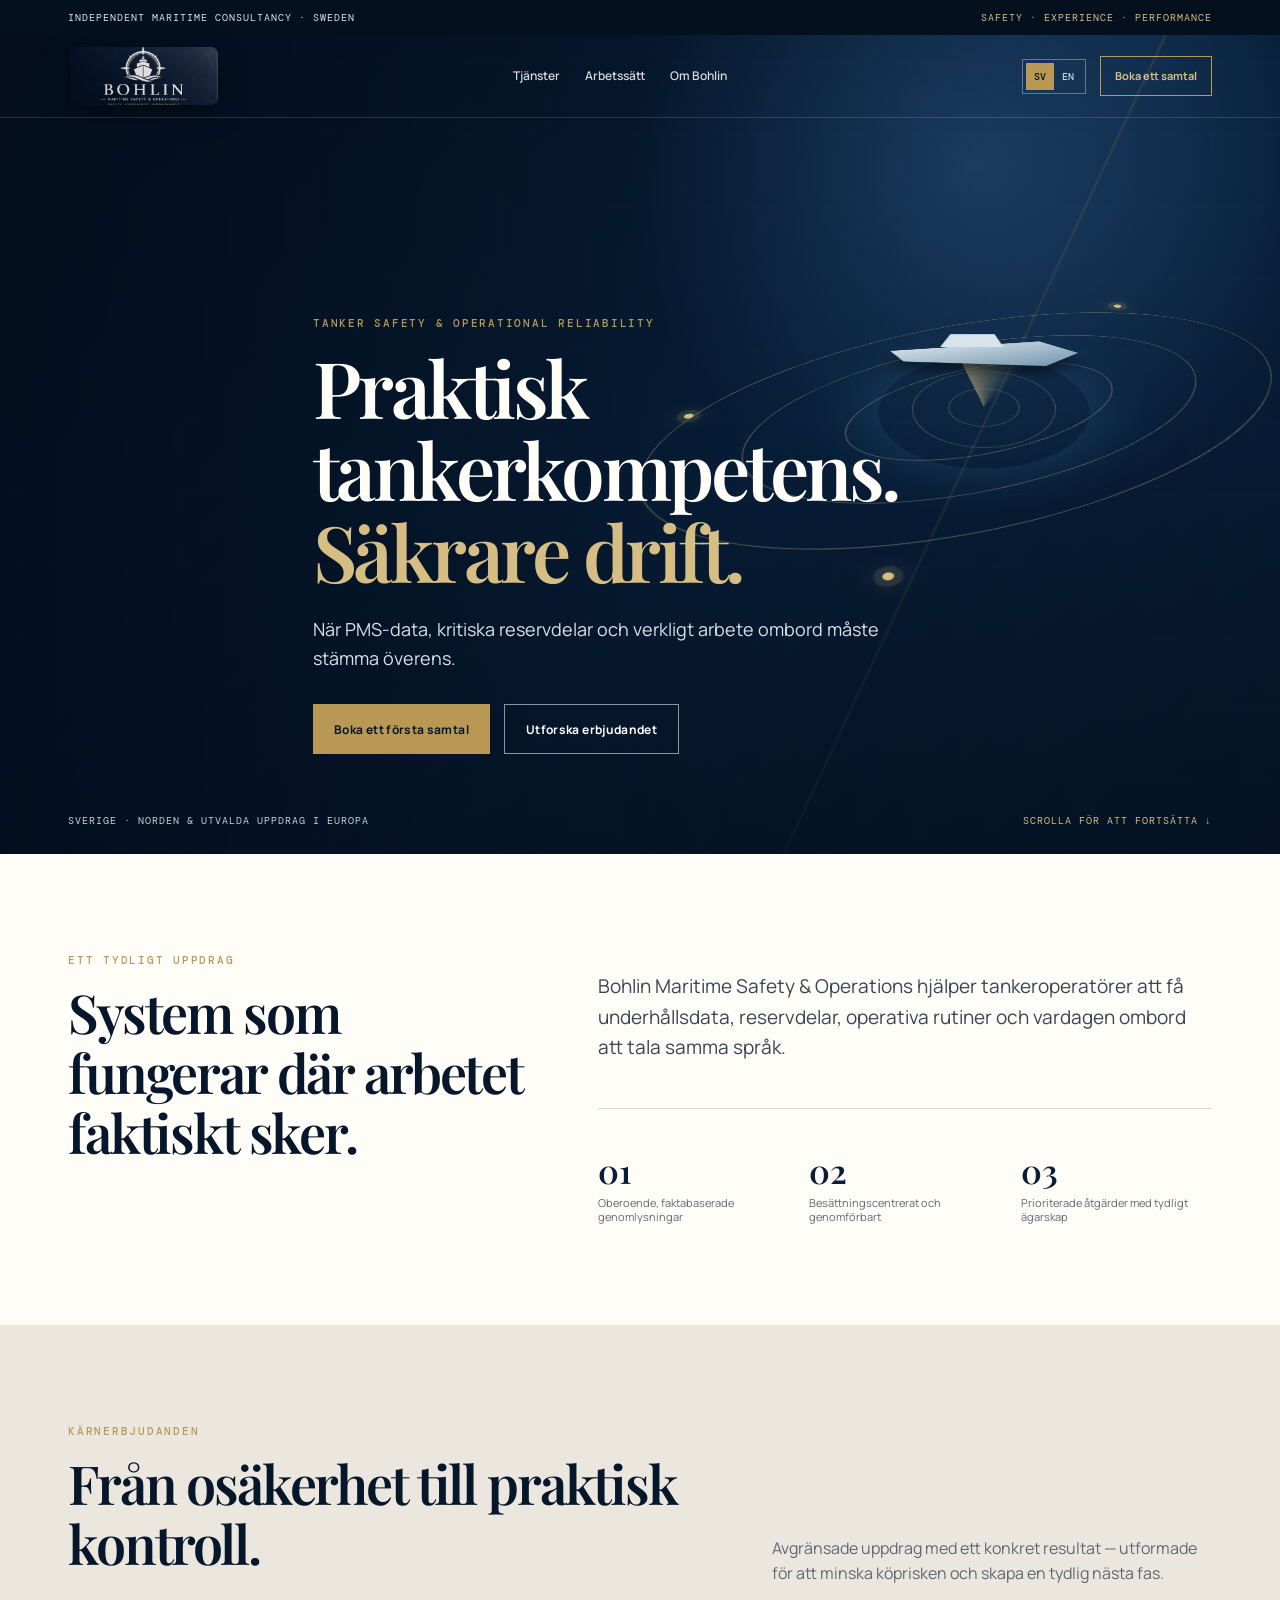
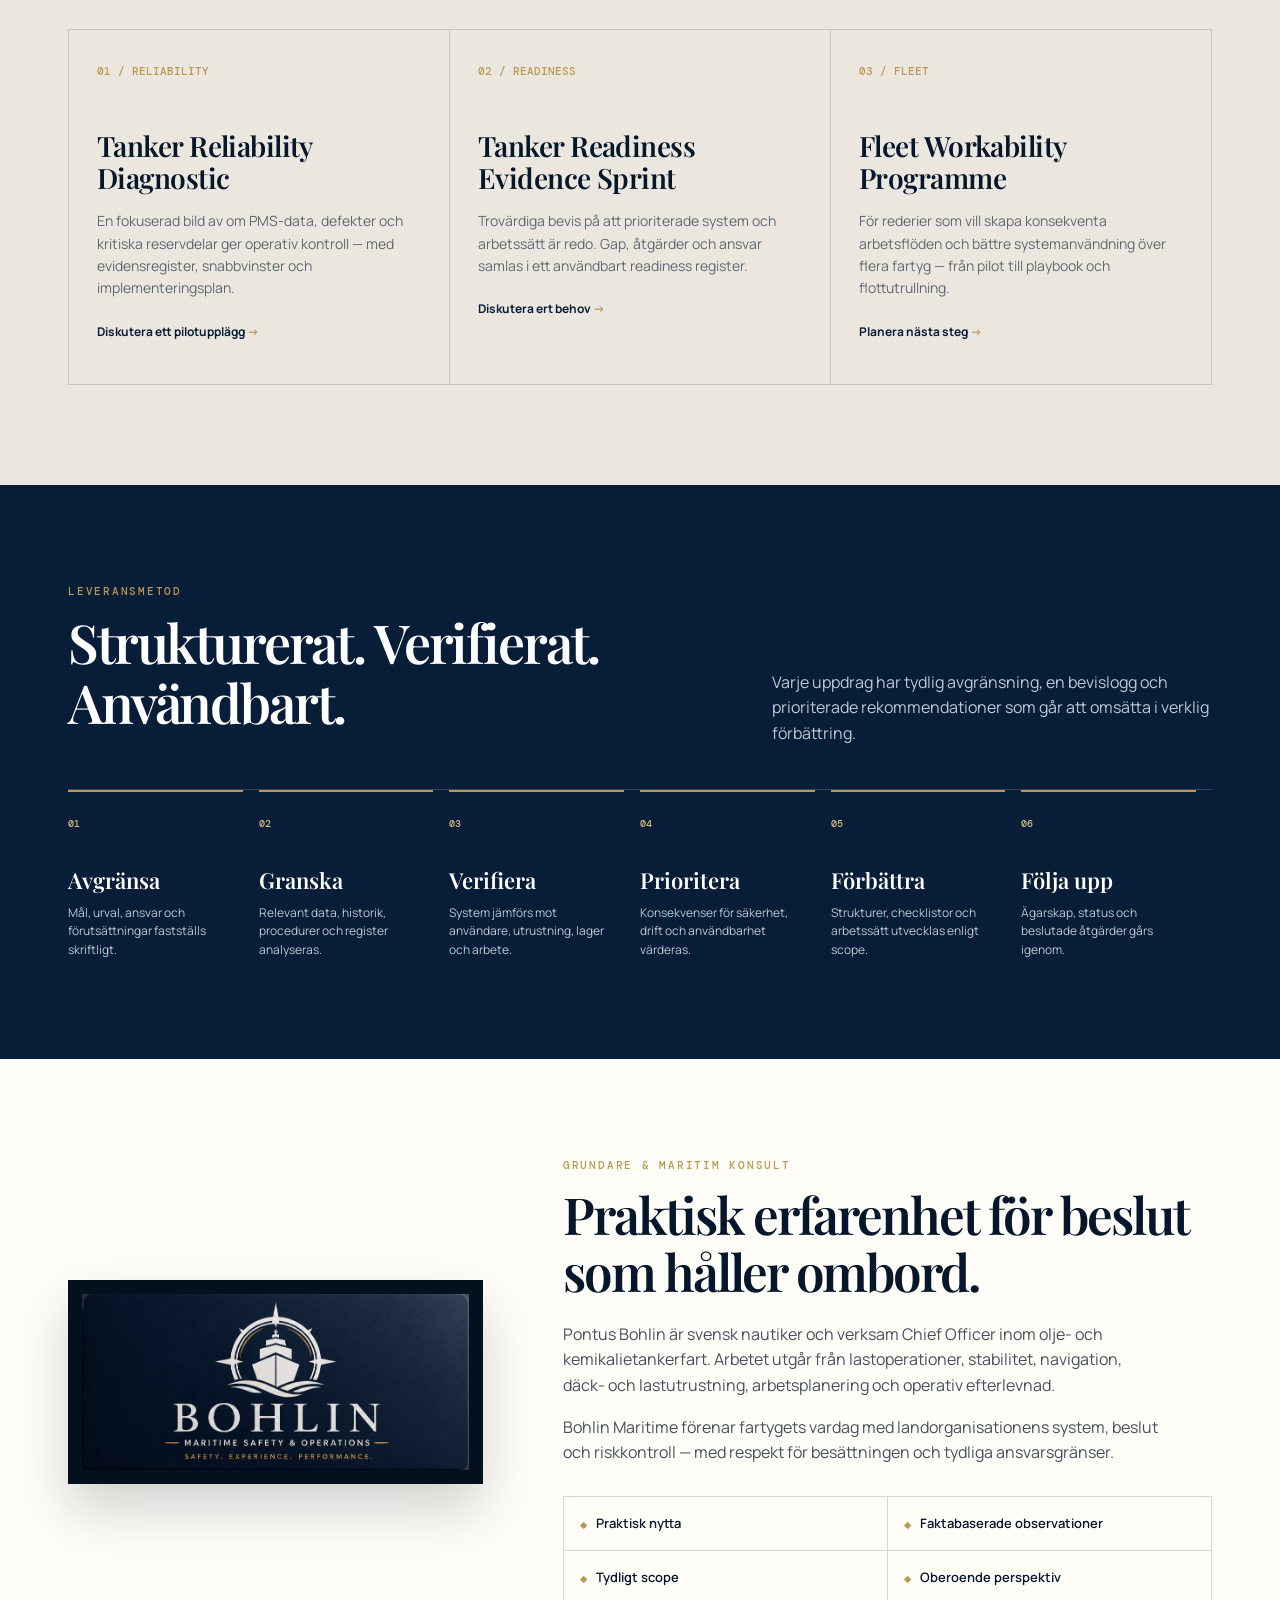
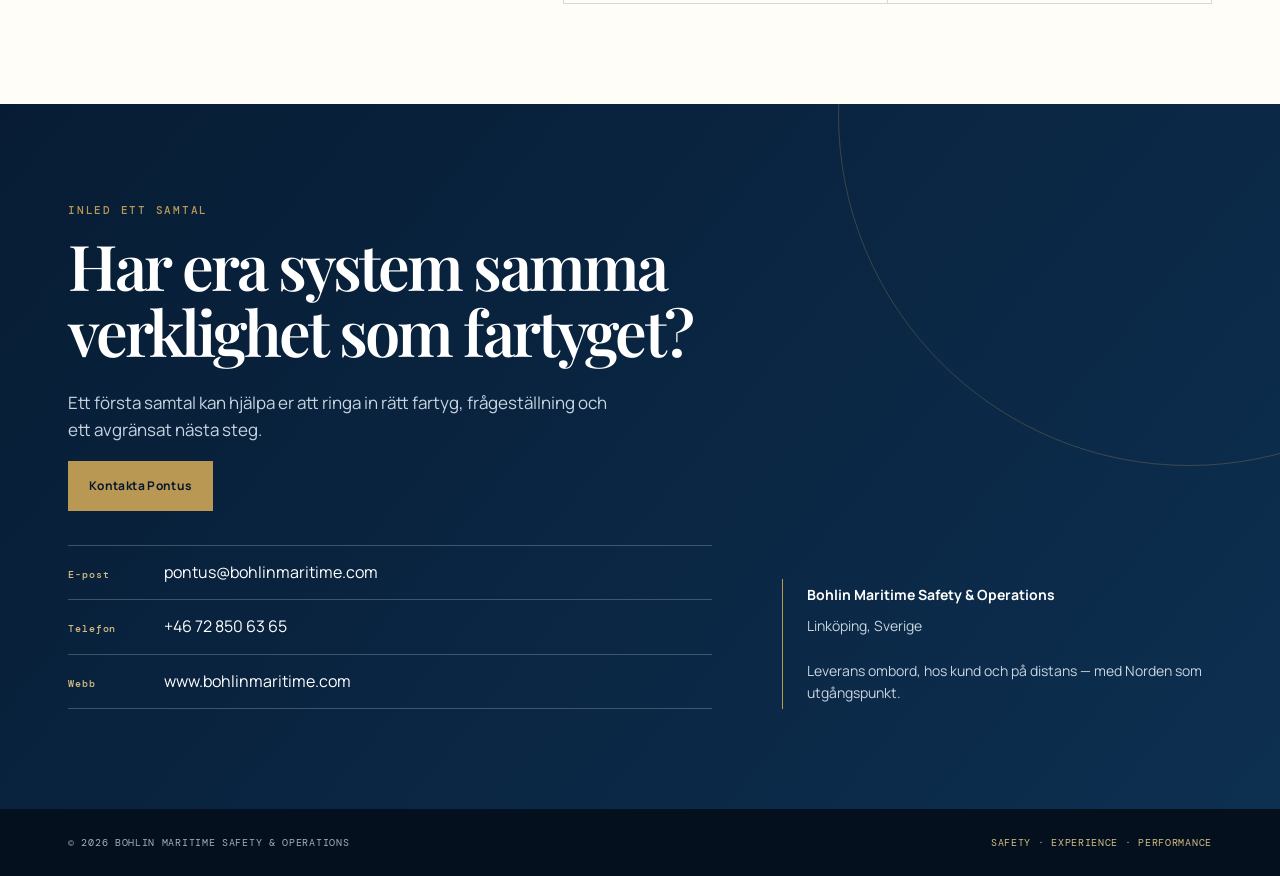
<file: index.html>
<!doctype html>
<html lang="sv">
<head>
  <meta charset="utf-8"><meta name="viewport" content="width=device-width, initial-scale=1">
  <meta name="description" content="Bohlin Maritime Safety & Operations — practical tanker safety and operational reliability.">
  <title>Bohlin Maritime — Safety & Operations</title>
  <link rel="preconnect" href="https://fonts.googleapis.com"><link rel="preconnect" href="https://fonts.gstatic.com" crossorigin>
  <link href="https://fonts.googleapis.com/css2?family=DM+Mono:wght@400;500&family=Manrope:wght@400;500;600;700&family=Playfair+Display:wght@500;600;700&display=swap" rel="stylesheet">
  <style>
    :root{--ink:#06162b;--navy:#081d37;--deep:#04101e;--paper:#f6f4ef;--warm:#ebe7df;--gold:#b99854;--gold-light:#d5bd83;--line:rgba(8,29,55,.16);--white:#fffdf8;--muted:#5f6873}*{box-sizing:border-box}html{scroll-behavior:smooth}body{margin:0;background:var(--paper);color:var(--ink);font-family:Manrope,Arial,sans-serif;line-height:1.6;overflow-x:hidden}a{color:inherit;text-decoration:none}.shell{max-width:1200px;margin:auto;padding:0 28px}.eyebrow{font:500 11px/1.2 'DM Mono',monospace;letter-spacing:.16em;text-transform:uppercase;color:var(--gold)}
    .topbar{background:var(--deep);color:#dce4ec;font:400 10px/1.2 'DM Mono',monospace;letter-spacing:.1em;text-transform:uppercase}.topbar .shell{height:35px;display:flex;align-items:center;justify-content:space-between}.topbar span:last-child{color:var(--gold-light)}header{position:absolute;z-index:10;left:0;right:0;color:var(--white);border-bottom:1px solid rgba(255,255,255,.14)}.nav{height:82px;display:flex;align-items:center;justify-content:space-between;gap:25px}.logo-mark{width:150px;height:62px;display:flex;align-items:center;position:relative;animation:logo-enter 1.05s cubic-bezier(.17,.84,.34,1) both}.logo-mark:after{content:'';position:absolute;inset:0;border-radius:8px;background:linear-gradient(110deg,transparent 35%,rgba(255,255,255,.48) 50%,transparent 65%);transform:translateX(-135%);animation:logo-sheen 5.5s 1.2s ease-in-out infinite;pointer-events:none}.logo-mark img{width:100%;max-height:58px;object-fit:cover;object-position:center;border-radius:7px;filter:drop-shadow(0 9px 13px rgba(0,0,0,.3));transition:transform .35s}.logo-mark:hover img{transform:translateY(-3px) scale(1.035)}@keyframes logo-enter{from{opacity:0;transform:translateX(-22px) rotateY(30deg)}to{opacity:1;transform:none}}@keyframes logo-sheen{0%,55%{transform:translateX(-140%)}73%{transform:translateX(140%)}100%{transform:translateX(140%)}}nav{display:flex;gap:25px;font-size:12px;font-weight:600}nav a{opacity:.83;transition:.2s;position:relative}nav a:after{content:'';height:1px;position:absolute;bottom:-7px;left:0;right:0;background:var(--gold-light);transform:scaleX(0);transform-origin:right;transition:transform .3s}nav a:hover{color:var(--gold-light);opacity:1}nav a:hover:after{transform:scaleX(1);transform-origin:left}.nav-right{display:flex;align-items:center;gap:14px}.language{display:flex;border:1px solid rgba(255,255,255,.34);padding:3px;font:500 10px 'DM Mono',monospace;transition:border-color .25s,transform .25s}.language:hover{border-color:var(--gold-light);transform:translateY(-2px)}.language button{border:0;background:transparent;color:#c8d4df;padding:7px 8px;cursor:pointer;font:inherit}.language button.active{background:var(--gold);color:var(--deep)}.nav-contact{border:1px solid var(--gold);padding:10px 14px;color:var(--gold-light);font-size:11px;font-weight:700;position:relative;overflow:hidden;transition:color .25s,transform .25s}.nav-contact:before{content:'';position:absolute;inset:0;background:var(--gold);transform:translateX(-105%);transition:transform .35s;z-index:-1}.nav-contact:hover{color:var(--deep);transform:translateY(-2px)}.nav-contact:hover:before{transform:none}
    .hero{min-height:700px;position:relative;overflow:hidden;color:var(--white);background:radial-gradient(circle at 76% 16%,#234c76 0,transparent 29%),linear-gradient(125deg,#030e1d 2%,#092646 56%,#06182d 100%)}.hero:after{content:"";position:absolute;inset:0;background:linear-gradient(90deg,rgba(3,14,29,.78),rgba(3,14,29,.1)),linear-gradient(0deg,rgba(3,14,29,.58),transparent 50%);pointer-events:none}.hero-lines{position:absolute;inset:0;background:repeating-linear-gradient(0deg,transparent 0,transparent 71px,rgba(255,255,255,.055) 72px),linear-gradient(115deg,transparent 70%,rgba(185,152,84,.3) 70.1%,transparent 70.3%);opacity:.65}.orbital{position:absolute;width:min(65vw,850px);height:560px;right:-120px;top:92px;z-index:1;perspective:900px;transition:transform .25s ease-out}.orbital-inner{position:absolute;inset:0;transform:rotateX(58deg) rotateZ(-25deg);transform-style:preserve-3d}.orbit{position:absolute;border:1px solid rgba(213,189,131,.42);border-radius:50%;left:50%;top:50%;transform:translate(-50%,-50%)}.orbit.one{width:660px;height:360px}.orbit.two{width:480px;height:260px}.orbit.three{width:285px;height:155px}.radar{position:absolute;width:210px;height:210px;left:50%;top:50%;margin:-105px;background:repeating-radial-gradient(circle,transparent 0 34px,rgba(213,189,131,.2) 35px 36px);border-radius:50%;box-shadow:0 0 70px rgba(75,159,222,.22);animation:radar 7s linear infinite}.radar:after{content:"";position:absolute;inset:0;background:conic-gradient(from 10deg,rgba(213,189,131,.5),transparent 12%,transparent);border-radius:50%;animation:sweep 4s linear infinite}.ship{position:absolute;left:50%;top:50%;width:180px;height:64px;margin:-32px 0 0 -90px;transform:translateZ(65px) rotateZ(25deg);filter:drop-shadow(0 15px 9px rgba(0,0,0,.45))}.ship:before{content:"";position:absolute;inset:15px 0 0;background:linear-gradient(165deg,#e7eef2,#6f93ad);clip-path:polygon(0 40%,80% 0,100% 48%,82% 100%,8% 82%)}.ship:after{content:"";position:absolute;left:39px;top:0;width:70px;height:27px;background:#d7e4ec;clip-path:polygon(12% 100%,25% 0,88% 0,100% 100%)}.node{position:absolute;width:9px;height:9px;background:var(--gold-light);border-radius:50%;box-shadow:0 0 0 7px rgba(213,189,131,.11),0 0 20px var(--gold)}.n1{left:17%;top:30%}.n2{right:20%;top:24%}.n3{right:14%;bottom:23%}.n4{left:29%;bottom:15%}@keyframes sweep{to{transform:rotate(360deg)}}@keyframes radar{50%{transform:scale(1.04);opacity:.8}}
    .hero-content{position:relative;z-index:2;padding-top:182px;max-width:710px}.hero h1{font:600 clamp(42px,6.2vw,78px)/1.05 'Playfair Display',serif;letter-spacing:-.045em;margin:17px 0 22px}.hero h1 em{display:block;color:var(--gold-light);font-style:normal}.hero p{max-width:570px;color:#d8e0e8;font-size:18px;margin:0 0 32px}.button-row{display:flex;gap:14px;flex-wrap:wrap}.button{display:inline-flex;align-items:center;justify-content:center;min-height:50px;padding:0 21px;font-size:12px;font-weight:700;letter-spacing:.03em;transition:transform .2s,background .2s}.button:hover{transform:translateY(-3px)}.button.gold{background:var(--gold);color:#06162b}.button.outline{border:1px solid rgba(255,255,255,.55);color:#fff}.hero-foot{position:absolute;z-index:2;bottom:27px;left:max(28px,calc((100vw - 1200px)/2 + 28px));right:max(28px,calc((100vw - 1200px)/2 + 28px));display:flex;justify-content:space-between;color:#c8d1d8;font:400 10px 'DM Mono',monospace;letter-spacing:.1em;text-transform:uppercase}.scroll-dot{color:var(--gold-light)}
    section{padding:100px 0}.statement{background:var(--white)}.statement-grid{display:grid;grid-template-columns:1fr 1.35fr;gap:75px}.statement h2,.section-title h2{font:600 clamp(34px,4.2vw,55px)/1.12 'Playfair Display',serif;letter-spacing:-.04em;margin:14px 0}.statement p{font-size:19px;color:#394552;margin:17px 0 0}.rule{height:1px;background:var(--line);margin:45px 0}.numbers{display:grid;grid-template-columns:repeat(3,1fr);gap:20px}.numbers b{display:block;font:600 33px/1 'Playfair Display',serif;color:var(--navy)}.numbers span{font-size:11px;line-height:1.35;color:var(--muted);display:block;margin-top:9px}
    .section-head{display:flex;justify-content:space-between;align-items:end;gap:30px;margin-bottom:42px}.section-head p{max-width:440px;color:var(--muted);margin:0}.services{background:var(--warm)}.service-grid{display:grid;grid-template-columns:repeat(3,1fr);border-top:1px solid var(--line);border-left:1px solid var(--line)}.service{padding:34px 28px;min-height:355px;border-right:1px solid var(--line);border-bottom:1px solid var(--line);transition:background .25s,transform .25s;transform-style:preserve-3d}.service:hover{background:#f7f5f0;transform:translateY(-6px) rotateX(2deg) rotateY(-2deg);box-shadow:0 20px 35px rgba(6,22,43,.1)}.num{font:500 11px 'DM Mono',monospace;color:var(--gold)}.service h3{font:600 28px/1.15 'Playfair Display',serif;letter-spacing:-.02em;margin:52px 0 16px}.service p{font-size:14px;color:var(--muted);margin:0}.service a{display:inline-block;font-size:12px;font-weight:700;margin-top:22px;color:var(--navy)}.service a:after{content:'  →';color:var(--gold)}
    .method{background:var(--navy);color:var(--white)}.method .section-title h2{color:white}.method .section-head p{color:#bdc9d4}.steps{display:grid;grid-template-columns:repeat(6,1fr);border-top:1px solid rgba(255,255,255,.18)}.step{padding:25px 15px 0 0;margin-right:16px;border-top:2px solid var(--gold);transform:translateY(-1px)}.step b{display:block;font:500 10px 'DM Mono',monospace;color:var(--gold-light);margin-bottom:38px}.step h3{font:600 22px/1.1 'Playfair Display',serif;margin:0 0 12px}.step p{font-size:12px;line-height:1.55;color:#bdc9d4;margin:0}
    .profile{background:var(--white)}.profile-grid{display:grid;grid-template-columns:.78fr 1.22fr;gap:80px;align-items:center}.brand-card{background:var(--deep);padding:14px;box-shadow:0 26px 50px rgba(4,16,30,.18);transition:transform .5s;transform:perspective(850px) rotateY(4deg) rotateX(2deg)}.brand-card:hover{transform:perspective(850px) rotateY(-4deg) rotateX(-2deg) translateY(-6px)}.brand-card img{display:block;width:100%;height:auto}.profile h2{font:600 clamp(35px,4vw,51px)/1.12 'Playfair Display',serif;letter-spacing:-.04em;margin:13px 0 22px}.profile p{max-width:600px;color:#46515d}.principles{display:grid;grid-template-columns:1fr 1fr;gap:0;margin-top:30px;border-top:1px solid var(--line);border-left:1px solid var(--line)}.principle{padding:16px;border-right:1px solid var(--line);border-bottom:1px solid var(--line);font-size:13px;font-weight:600}.principle:before{content:'◆';color:var(--gold);font-size:9px;margin-right:9px}
    .contact{position:relative;overflow:hidden;background:linear-gradient(130deg,#071c34,#0d2f50);color:white}.contact:before{content:'';position:absolute;width:700px;height:700px;border:1px solid rgba(185,152,84,.28);border-radius:50%;right:-260px;top:-340px}.contact-grid{position:relative;display:grid;grid-template-columns:1.2fr .8fr;gap:70px}.contact h2{font:600 clamp(38px,5vw,63px)/1.06 'Playfair Display',serif;letter-spacing:-.045em;margin:14px 0 24px}.contact p{font-size:17px;color:#c8d4df;max-width:550px}.contact-list{border-top:1px solid rgba(255,255,255,.22);margin-top:34px}.contact-list a{display:block;padding:14px 0;border-bottom:1px solid rgba(255,255,255,.22);font-size:16px}.contact-list strong{display:inline-block;width:96px;font:500 10px 'DM Mono',monospace;letter-spacing:.09em;color:var(--gold-light)}.contact-note{align-self:end;border-left:1px solid var(--gold);padding:5px 0 5px 24px;color:#c8d4df;font-size:14px}.contact-note b{display:block;color:white;margin-bottom:8px}footer{background:var(--deep);color:#9eb0c0;padding:27px 0;font:400 10px 'DM Mono',monospace;letter-spacing:.07em;text-transform:uppercase}.footer-line{display:flex;justify-content:space-between;gap:20px}.footer-line span:last-child{color:var(--gold-light)}
    .reveal{opacity:0;transform:translateY(36px);transition:opacity .75s ease,transform .75s cubic-bezier(.2,.75,.25,1)}.reveal.in{opacity:1;transform:none}.reveal.delay{transition-delay:.16s}.reveal.delay2{transition-delay:.32s}.parallax{will-change:transform}
    @media(max-width:850px){nav,.nav-contact{display:none}.hero{min-height:650px}.orbital{opacity:.64;right:-310px;top:130px}.statement-grid,.profile-grid,.contact-grid{grid-template-columns:1fr;gap:35px}.service-grid{grid-template-columns:1fr}.steps{grid-template-columns:repeat(2,1fr);gap:22px}.step{margin:0}.profile-grid{align-items:start}.brand-card{max-width:450px}.section-head{display:block}.section-head p{margin-top:14px}.topbar span:last-child{display:none}}@media(max-width:540px){.shell{padding:0 20px}.topbar .shell{height:32px;font-size:8px}.wordmark{font-size:20px}.nav{height:69px}.language{margin-left:auto}.hero-content{padding-top:150px}.hero h1{font-size:43px}.hero p{font-size:16px}.hero-foot{left:20px;right:20px}.hero-foot span:last-child{display:none}.numbers{grid-template-columns:1fr 1fr}.numbers div:last-child{grid-column:span 2}.statement,section{padding:68px 0}.steps{grid-template-columns:1fr 1fr}.contact-list strong{display:block;margin-bottom:3px}.footer-line{display:block}.footer-line span{display:block;margin:5px 0}}@media(max-width:540px){.nav{height:116px;align-items:flex-start;padding-top:8px;position:relative}.nav>nav{display:flex!important;position:absolute;left:20px;bottom:11px;gap:18px;font-size:10px}.nav-right{margin-left:auto}.nav-contact{display:none!important}.logo-mark{width:120px;height:54px}.logo-mark img{max-height:50px}.hero-content{padding-top:178px}}@media(prefers-reduced-motion:reduce){html{scroll-behavior:auto}.reveal{opacity:1;transform:none;transition:none}.radar,.radar:after{animation:none}.orbital,.brand-card,.service{transition:none!important;transform:none!important}}
  </style>
</head>
<body>
  <div class="topbar"><div class="shell"><span data-i18n="topLeft">Independent maritime consultancy · Sweden</span><span>Safety · Experience · Performance</span></div></div>
  <header><div class="shell nav"><a class="logo-mark" href="index.html" aria-label="Bohlin Maritime home"><img src="assets/bohlin-logo-card.jpg" alt="Bohlin Maritime Safety & Operations"></a><nav><a href="services.html" data-i18n="navServices">Tjänster</a><a href="method.html" data-i18n="navMethod">Arbetssätt</a><a href="about.html" data-i18n="navAbout">Om Bohlin</a></nav><div class="nav-right"><div class="language" aria-label="Language selector"><button class="active" data-lang="sv" aria-pressed="true">SV</button><button data-lang="en" aria-pressed="false">EN</button></div><a class="nav-contact" href="#contact" data-i18n="navContact">Boka ett samtal</a></div></div></header>
  <main id="start">
    <section class="hero"><div class="hero-lines"></div><div class="orbital parallax" aria-hidden="true"><div class="orbital-inner"><div class="orbit one"></div><div class="orbit two"></div><div class="orbit three"></div><div class="radar"></div><div class="ship"></div><i class="node n1"></i><i class="node n2"></i><i class="node n3"></i><i class="node n4"></i></div></div><div class="shell hero-content"><div class="eyebrow">Tanker safety & operational reliability</div><h1 data-i18n-html="heroTitle">Praktisk tankerkompetens.<em>Säkrare drift.</em></h1><p data-i18n="heroText">När PMS-data, kritiska reservdelar och verkligt arbete ombord måste stämma överens.</p><div class="button-row"><a class="button gold" href="#contact" data-i18n="heroCta">Boka ett första samtal</a><a class="button outline" href="#services" data-i18n="heroExplore">Utforska erbjudandet</a></div></div><div class="hero-foot"><span data-i18n="heroFoot">Sverige · Norden & utvalda uppdrag i Europa</span><span class="scroll-dot" data-i18n="scroll">Scrolla för att fortsätta ↓</span></div></section>
    <section class="statement"><div class="shell statement-grid"><div class="reveal"><div class="eyebrow" data-i18n="statementEyebrow">Ett tydligt uppdrag</div><h2 data-i18n="statementTitle">System som fungerar där arbetet faktiskt sker.</h2></div><div class="reveal delay"><p data-i18n="statementText">Bohlin Maritime Safety & Operations hjälper tankeroperatörer att få underhållsdata, reservdelar, operativa rutiner och vardagen ombord att tala samma språk.</p><div class="rule"></div><div class="numbers"><div><b>01</b><span data-i18n="num1">Oberoende, faktabaserade genomlysningar</span></div><div><b>02</b><span data-i18n="num2">Besättningscentrerat och genomförbart</span></div><div><b>03</b><span data-i18n="num3">Prioriterade åtgärder med tydligt ägarskap</span></div></div></div></div></section>
    <section class="services" id="services"><div class="shell"><div class="section-head reveal"><div class="section-title"><div class="eyebrow" data-i18n="servicesEyebrow">Kärnerbjudanden</div><h2 data-i18n="servicesTitle">Från osäkerhet till praktisk kontroll.</h2></div><p data-i18n="servicesText">Avgränsade uppdrag med ett konkret resultat — utformade för att minska köprisken och skapa en tydlig nästa fas.</p></div><div class="service-grid"><article class="service reveal"><div class="num">01 / RELIABILITY</div><h3>Tanker Reliability Diagnostic</h3><p data-i18n="service1">En fokuserad bild av om PMS-data, defekter och kritiska reservdelar ger operativ kontroll — med evidensregister, snabbvinster och implementeringsplan.</p><a href="#contact" data-i18n="service1Cta">Diskutera ett pilotupplägg</a></article><article class="service reveal delay"><div class="num">02 / READINESS</div><h3>Tanker Readiness Evidence Sprint</h3><p data-i18n="service2">Trovärdiga bevis på att prioriterade system och arbetssätt är redo. Gap, åtgärder och ansvar samlas i ett användbart readiness register.</p><a href="#contact" data-i18n="service2Cta">Diskutera ert behov</a></article><article class="service reveal delay2"><div class="num">03 / FLEET</div><h3>Fleet Workability Programme</h3><p data-i18n="service3">För rederier som vill skapa konsekventa arbetsflöden och bättre systemanvändning över flera fartyg — från pilot till playbook och flottutrullning.</p><a href="#contact" data-i18n="service3Cta">Planera nästa steg</a></article></div></div></section>
    <section class="method" id="method"><div class="shell"><div class="section-head reveal"><div class="section-title"><div class="eyebrow" data-i18n="methodEyebrow">Leveransmetod</div><h2 data-i18n="methodTitle">Strukturerat. Verifierat. Användbart.</h2></div><p data-i18n="methodText">Varje uppdrag har tydlig avgränsning, en bevislogg och prioriterade rekommendationer som går att omsätta i verklig förbättring.</p></div><div class="steps"><article class="step reveal"><b>01</b><h3 data-i18n="step1h">Avgränsa</h3><p data-i18n="step1p">Mål, urval, ansvar och förutsättningar fastställs skriftligt.</p></article><article class="step reveal delay"><b>02</b><h3 data-i18n="step2h">Granska</h3><p data-i18n="step2p">Relevant data, historik, procedurer och register analyseras.</p></article><article class="step reveal delay2"><b>03</b><h3 data-i18n="step3h">Verifiera</h3><p data-i18n="step3p">System jämförs mot användare, utrustning, lager och arbete.</p></article><article class="step reveal"><b>04</b><h3 data-i18n="step4h">Prioritera</h3><p data-i18n="step4p">Konsekvenser för säkerhet, drift och användbarhet värderas.</p></article><article class="step reveal delay"><b>05</b><h3 data-i18n="step5h">Förbättra</h3><p data-i18n="step5p">Strukturer, checklistor och arbetssätt utvecklas enligt scope.</p></article><article class="step reveal delay2"><b>06</b><h3 data-i18n="step6h">Följa upp</h3><p data-i18n="step6p">Ägarskap, status och beslutade åtgärder gårs igenom.</p></article></div></div></section>
    <section class="profile" id="about"><div class="shell profile-grid"><div class="brand-card reveal"><img src="assets/bohlin-brand-card.jpg" alt="Bohlin Maritime Safety & Operations — logotyp och tagline"></div><div class="reveal delay"><div class="eyebrow" data-i18n="profileEyebrow">Grundare & maritim konsult</div><h2 data-i18n="profileTitle">Praktisk erfarenhet för beslut som håller ombord.</h2><p data-i18n="profileP1">Pontus Bohlin är svensk nautiker och verksam Chief Officer inom olje- och kemikalietankerfart. Arbetet utgår från lastoperationer, stabilitet, navigation, däck- och lastutrustning, arbetsplanering och operativ efterlevnad.</p><p data-i18n="profileP2">Bohlin Maritime förenar fartygets vardag med landorganisationens system, beslut och riskkontroll — med respekt för besättningen och tydliga ansvarsgränser.</p><div class="principles"><div class="principle" data-i18n="principle1">Praktisk nytta</div><div class="principle" data-i18n="principle2">Faktabaserade observationer</div><div class="principle" data-i18n="principle3">Tydligt scope</div><div class="principle" data-i18n="principle4">Oberoende perspektiv</div></div></div></div></section>
    <section class="contact" id="contact"><div class="shell contact-grid"><div class="reveal"><div class="eyebrow" data-i18n="contactEyebrow">Inled ett samtal</div><h2 data-i18n="contactTitle">Har era system samma verklighet som fartyget?</h2><p data-i18n="contactText">Ett första samtal kan hjälpa er att ringa in rätt fartyg, frågeställning och ett avgränsat nästa steg.</p><div class="button-row"><a class="button gold" href="mailto:pontus@bohlinmaritime.com?subject=Förfrågan%20Bohlin%20Maritime" data-i18n="contactCta">Kontakta Pontus</a></div><div class="contact-list"><a href="mailto:pontus@bohlinmaritime.com"><strong data-i18n="email">E-post</strong>pontus@bohlinmaritime.com</a><a href="tel:+46728506365"><strong data-i18n="phone">Telefon</strong>+46 72 850 63 65</a><a href="https://www.bohlinmaritime.com"><strong data-i18n="web">Webb</strong>www.bohlinmaritime.com</a></div></div><aside class="contact-note reveal delay"><b>Bohlin Maritime Safety & Operations</b><span data-i18n-html="contactNote">Linköping, Sverige<br><br>Leverans ombord, hos kund och på distans — med Norden som utgångspunkt.</span></aside></div></section>
  </main><footer><div class="shell footer-line"><span>© 2026 Bohlin Maritime Safety & Operations</span><span>Safety · Experience · Performance</span></div></footer>
  <script>
  const translations={en:{topLeft:'Independent maritime consultancy · Sweden',navServices:'Services',navMethod:'Method',navAbout:'About Bohlin',navContact:'Book a call',heroTitle:'Practical tanker insight.<em>Safer operations.</em>',heroText:'When PMS data, critical spares and real work on board need to agree.',heroCta:'Book an initial call',heroExplore:'Explore services',heroFoot:'Sweden · Nordic & selected European delivery',scroll:'Scroll to continue ↓',statementEyebrow:'A clear mission',statementTitle:'Systems that work where the work actually happens.',statementText:'Bohlin Maritime Safety & Operations helps tanker operators bring maintenance data, spares, operational routines and everyday work on board into the same reality.',num1:'Independent, fact-based diagnostics',num2:'Crew-centred and practical',num3:'Prioritised actions with clear ownership',servicesEyebrow:'Core services',servicesTitle:'From uncertainty to practical control.',servicesText:'Clearly scoped assignments with a concrete outcome — designed to reduce buying risk and create a defined next phase.',service1:'A focused view of whether PMS data, defects and critical spares provide operational control — with an evidence register, quick wins and an implementation plan.',service1Cta:'Discuss a pilot scope',service2:'Credible evidence that priority systems and ways of working are ready. Gaps, actions and ownership are gathered in a usable readiness register.',service2Cta:'Discuss your need',service3:'For operators seeking consistent workflows and stronger system use across several ships — from pilot to playbook and fleet rollout.',service3Cta:'Plan the next step',methodEyebrow:'Delivery method',methodTitle:'Structured. Verified. Usable.',methodText:'Every assignment has a clear scope, an evidence log and prioritised recommendations that can become real improvement.',step1h:'Define',step1p:'Objectives, sample, ownership and conditions are documented.',step2h:'Review',step2p:'Relevant data, history, procedures and registers are analysed.',step3h:'Verify',step3p:'Systems are compared with users, equipment, spares and work.',step4h:'Prioritise',step4p:'Safety, operational and usability consequences are assessed.',step5h:'Improve',step5p:'Structures, checklists and workflows are developed to scope.',step6h:'Follow up',step6p:'Ownership, status and agreed actions are reviewed.',profileEyebrow:'Founder & maritime consultant',profileTitle:'Practical experience for decisions that hold on board.',profileP1:'Pontus Bohlin is a Swedish deck officer and serving Chief Officer in oil and chemical tanker operations. His work is grounded in cargo operations, stability, navigation, deck and cargo equipment, work planning and operational compliance.',profileP2:'Bohlin Maritime connects the vessel’s daily reality with shore-side systems, decisions and risk control — with respect for the crew and clear boundaries of responsibility.',principle1:'Practical value',principle2:'Fact-based observations',principle3:'Clear scope',principle4:'Independent perspective',contactEyebrow:'Start a conversation',contactTitle:'Do your systems share the vessel’s reality?',contactText:'An initial conversation can help identify the right vessel, question and clearly scoped next step.',contactCta:'Contact Pontus',email:'Email',phone:'Phone',web:'Web',contactNote:'Linköping, Sweden<br><br>Delivery on board, at client offices and remotely — with the Nordics as a starting point.'},sv:{}};
  const defaultText={};document.querySelectorAll('[data-i18n],[data-i18n-html]').forEach(el=>{const key=el.dataset.i18n||el.dataset.i18nHtml;defaultText[key]=el.dataset.i18nHtml?el.innerHTML:el.textContent});
  function setLanguage(lang){document.documentElement.lang=lang;document.querySelectorAll('[data-lang]').forEach(b=>{b.classList.toggle('active',b.dataset.lang===lang);b.setAttribute('aria-pressed',b.dataset.lang===lang)});document.querySelectorAll('[data-i18n],[data-i18n-html]').forEach(el=>{const key=el.dataset.i18n||el.dataset.i18nHtml;const value=lang==='sv'?defaultText[key]:translations.en[key];if(el.dataset.i18nHtml)el.innerHTML=value;else el.textContent=value});localStorage.setItem('bohlin-language',lang)}
  document.querySelectorAll('[data-lang]').forEach(btn=>btn.addEventListener('click',()=>setLanguage(btn.dataset.lang)));setLanguage(localStorage.getItem('bohlin-language')||'sv');
  const observer=new IntersectionObserver(entries=>entries.forEach(e=>{if(e.isIntersecting){e.target.classList.add('in');observer.unobserve(e.target)}}),{threshold:.12});document.querySelectorAll('.reveal').forEach(el=>observer.observe(el));
  const orbital=document.querySelector('.orbital');window.addEventListener('mousemove',e=>{if(innerWidth<850)return;const x=(e.clientX/innerWidth-.5)*12,y=(e.clientY/innerHeight-.5)*-10;orbital.style.transform=`translate(${x}px,${y}px) rotateY(${x*.13}deg)`},{passive:true});
  window.addEventListener('scroll',()=>{document.querySelectorAll('.parallax').forEach(el=>el.style.translate=`0 ${Math.min(scrollY*.08,55)}px`)},{passive:true});
  </script>
</body></html>
</file>
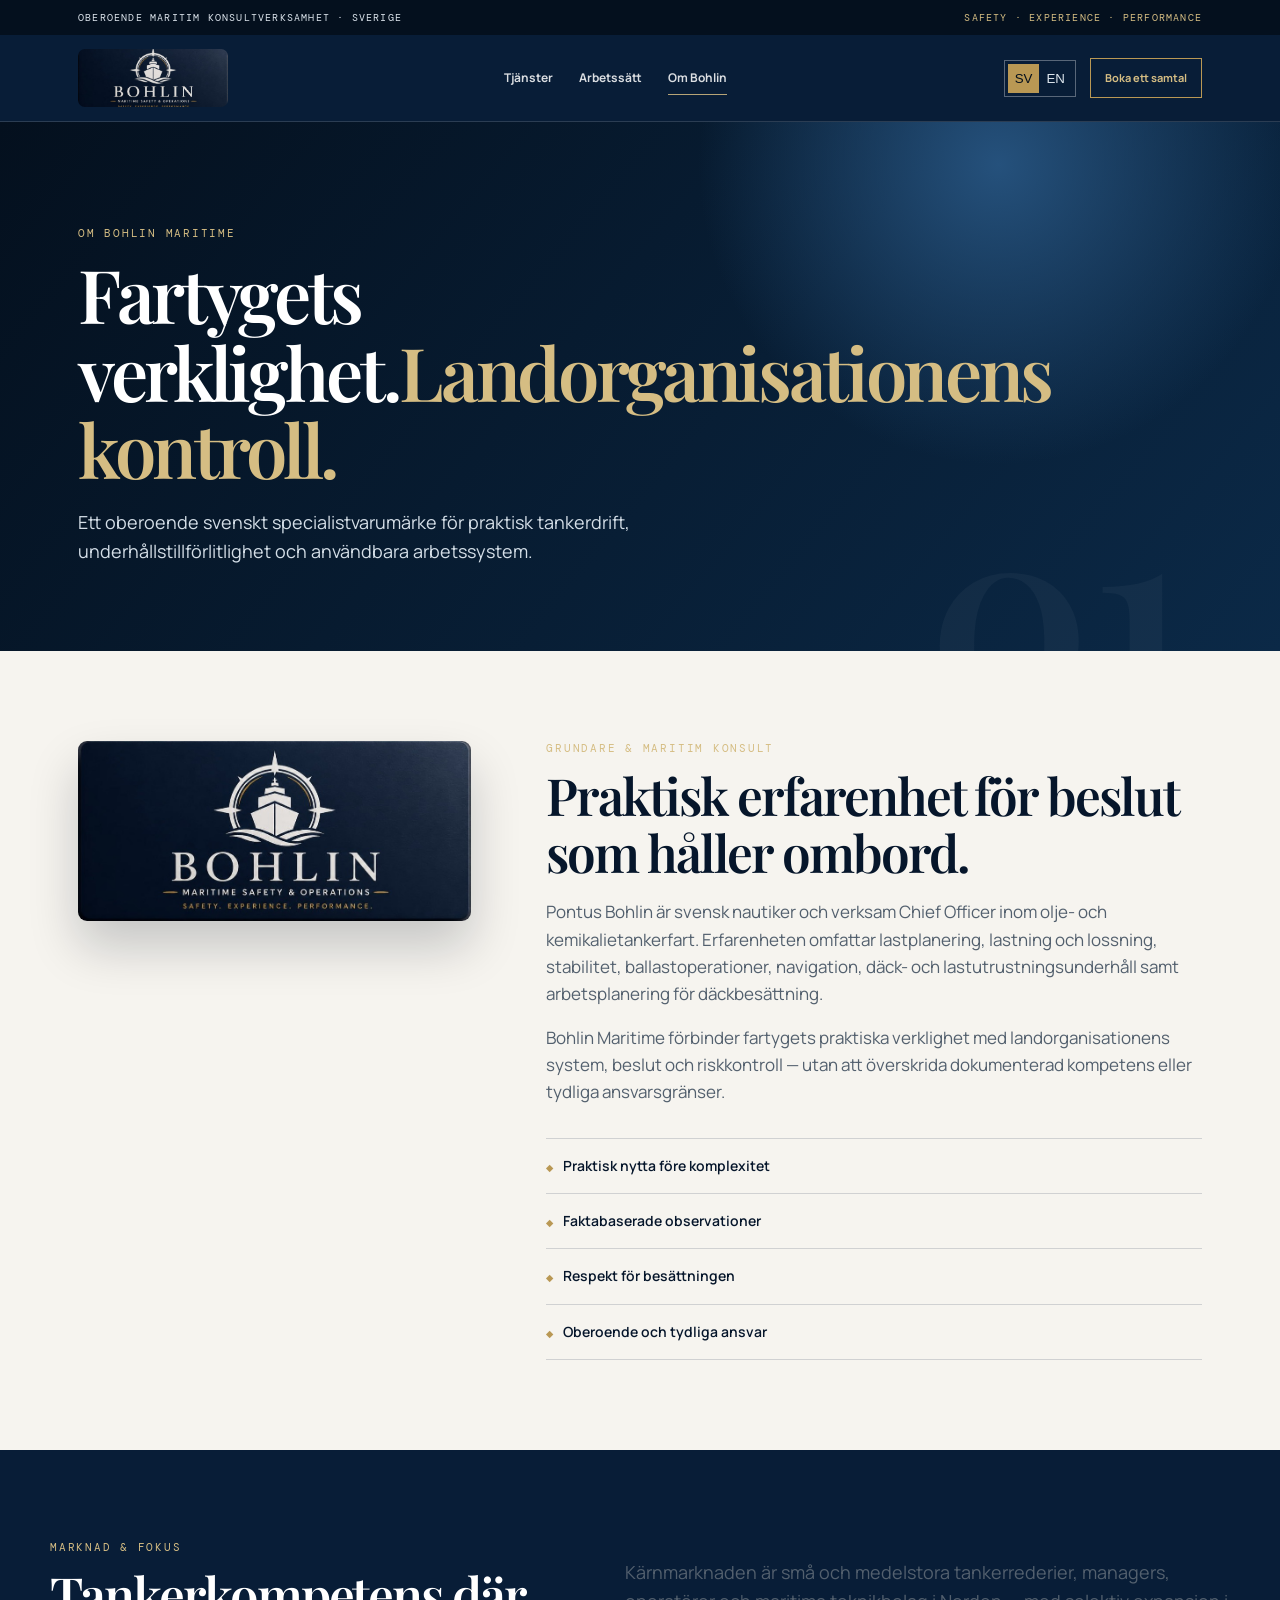
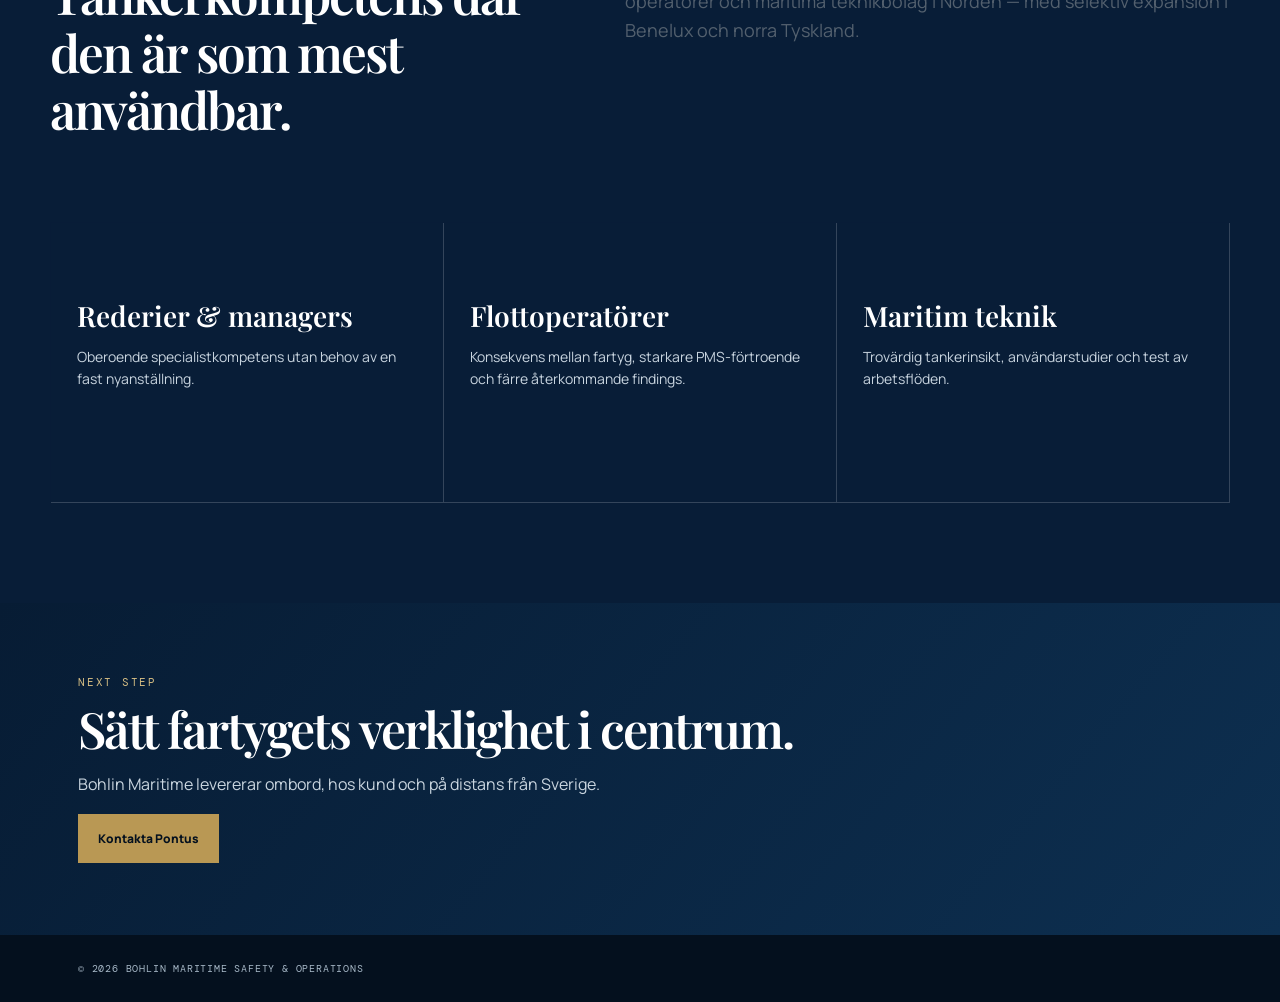
<file: about.html>
<!doctype html><html lang="sv"><head><meta charset="utf-8"><meta name="viewport" content="width=device-width,initial-scale=1"><title>Om Bohlin — Bohlin Maritime</title><link rel="preconnect" href="https://fonts.googleapis.com"><link rel="preconnect" href="https://fonts.gstatic.com" crossorigin><link href="https://fonts.googleapis.com/css2?family=DM+Mono:wght@400;500&family=Manrope:wght@400;500;600;700&family=Playfair+Display:wght@500;600;700&display=swap" rel="stylesheet"><link rel="stylesheet" href="pages.css"></head><body><div class="top"><div class="shell"><span data-t="top">Oberoende maritim konsultverksamhet · Sverige</span><span>Safety · Experience · Performance</span></div></div><header><div class="shell nav"><a class="logo" href="index.html"><img src="assets/bohlin-logo-card.jpg" alt="Bohlin Maritime"></a><nav><a href="services.html" data-t="nav1">Tjänster</a><a href="method.html" data-t="nav2">Arbetssätt</a><a class="active" href="about.html" data-t="nav3">Om Bohlin</a></nav><div class="right"><div class="lang"><button class="active" data-l="sv">SV</button><button data-l="en">EN</button></div><a class="cta" href="index.html#contact" data-t="cta">Boka ett samtal</a></div></div></header><section class="page-hero"><div class="shell"><div class="kicker" data-t="kicker">Om Bohlin Maritime</div><h1 data-h="title">Fartygets verklighet.<em>Landorganisationens kontroll.</em></h1><p class="intro" data-t="intro">Ett oberoende svenskt specialistvarumärke för praktisk tankerdrift, underhållstillförlitlighet och användbara arbetssystem.</p></div></section><main><section class="content"><div class="shell about-grid"><div class="reveal"><img src="assets/bohlin-logo-card.jpg" alt="Bohlin Maritime logo"></div><div class="reveal"><div class="kicker" data-t="founderKick">Grundare & maritim konsult</div><h2 class="section-title" data-t="founderTitle">Praktisk erfarenhet för beslut som håller ombord.</h2><p data-t="founderP1">Pontus Bohlin är svensk nautiker och verksam Chief Officer inom olje- och kemikalietankerfart. Erfarenheten omfattar lastplanering, lastning och lossning, stabilitet, ballastoperationer, navigation, däck- och lastutrustningsunderhåll samt arbetsplanering för däckbesättning.</p><p data-t="founderP2">Bohlin Maritime förbinder fartygets praktiska verklighet med landorganisationens system, beslut och riskkontroll — utan att överskrida dokumenterad kompetens eller tydliga ansvarsgränser.</p><ul class="list"><li data-t="v1">Praktisk nytta före komplexitet</li><li data-t="v2">Faktabaserade observationer</li><li data-t="v3">Respekt för besättningen</li><li data-t="v4">Oberoende och tydliga ansvar</li></ul></div></div></section><section class="dark"><div class="shell content"><div class="lead reveal"><div><div class="kicker" data-t="marketKick">Marknad & fokus</div><h2 data-t="marketTitle">Tankerkompetens där den är som mest användbar.</h2></div><p data-t="marketText">Kärnmarknaden är små och medelstora tankerrederier, managers, operatörer och maritima teknikbolag i Norden — med selektiv expansion i Benelux och norra Tyskland.</p></div><div class="grid"><article class="card reveal"><h3 data-t="m1h">Rederier & managers</h3><p data-t="m1p">Oberoende specialistkompetens utan behov av en fast nyanställning.</p></article><article class="card reveal"><h3 data-t="m2h">Flottoperatörer</h3><p data-t="m2p">Konsekvens mellan fartyg, starkare PMS-förtroende och färre återkommande findings.</p></article><article class="card reveal"><h3 data-t="m3h">Maritim teknik</h3><p data-t="m3p">Trovärdig tankerinsikt, användarstudier och test av arbetsflöden.</p></article></div></div></section><section class="contact-band"><div class="shell reveal"><div class="kicker">NEXT STEP</div><h2 data-t="contactTitle">Sätt fartygets verklighet i centrum.</h2><p data-t="contactText">Bohlin Maritime levererar ombord, hos kund och på distans från Sverige.</p><a class="button" href="index.html#contact" data-t="contactCta">Kontakta Pontus</a></div></section></main><footer><div class="shell">© 2026 Bohlin Maritime Safety & Operations</div></footer><script src="pages.js"></script></body></html>
</file>
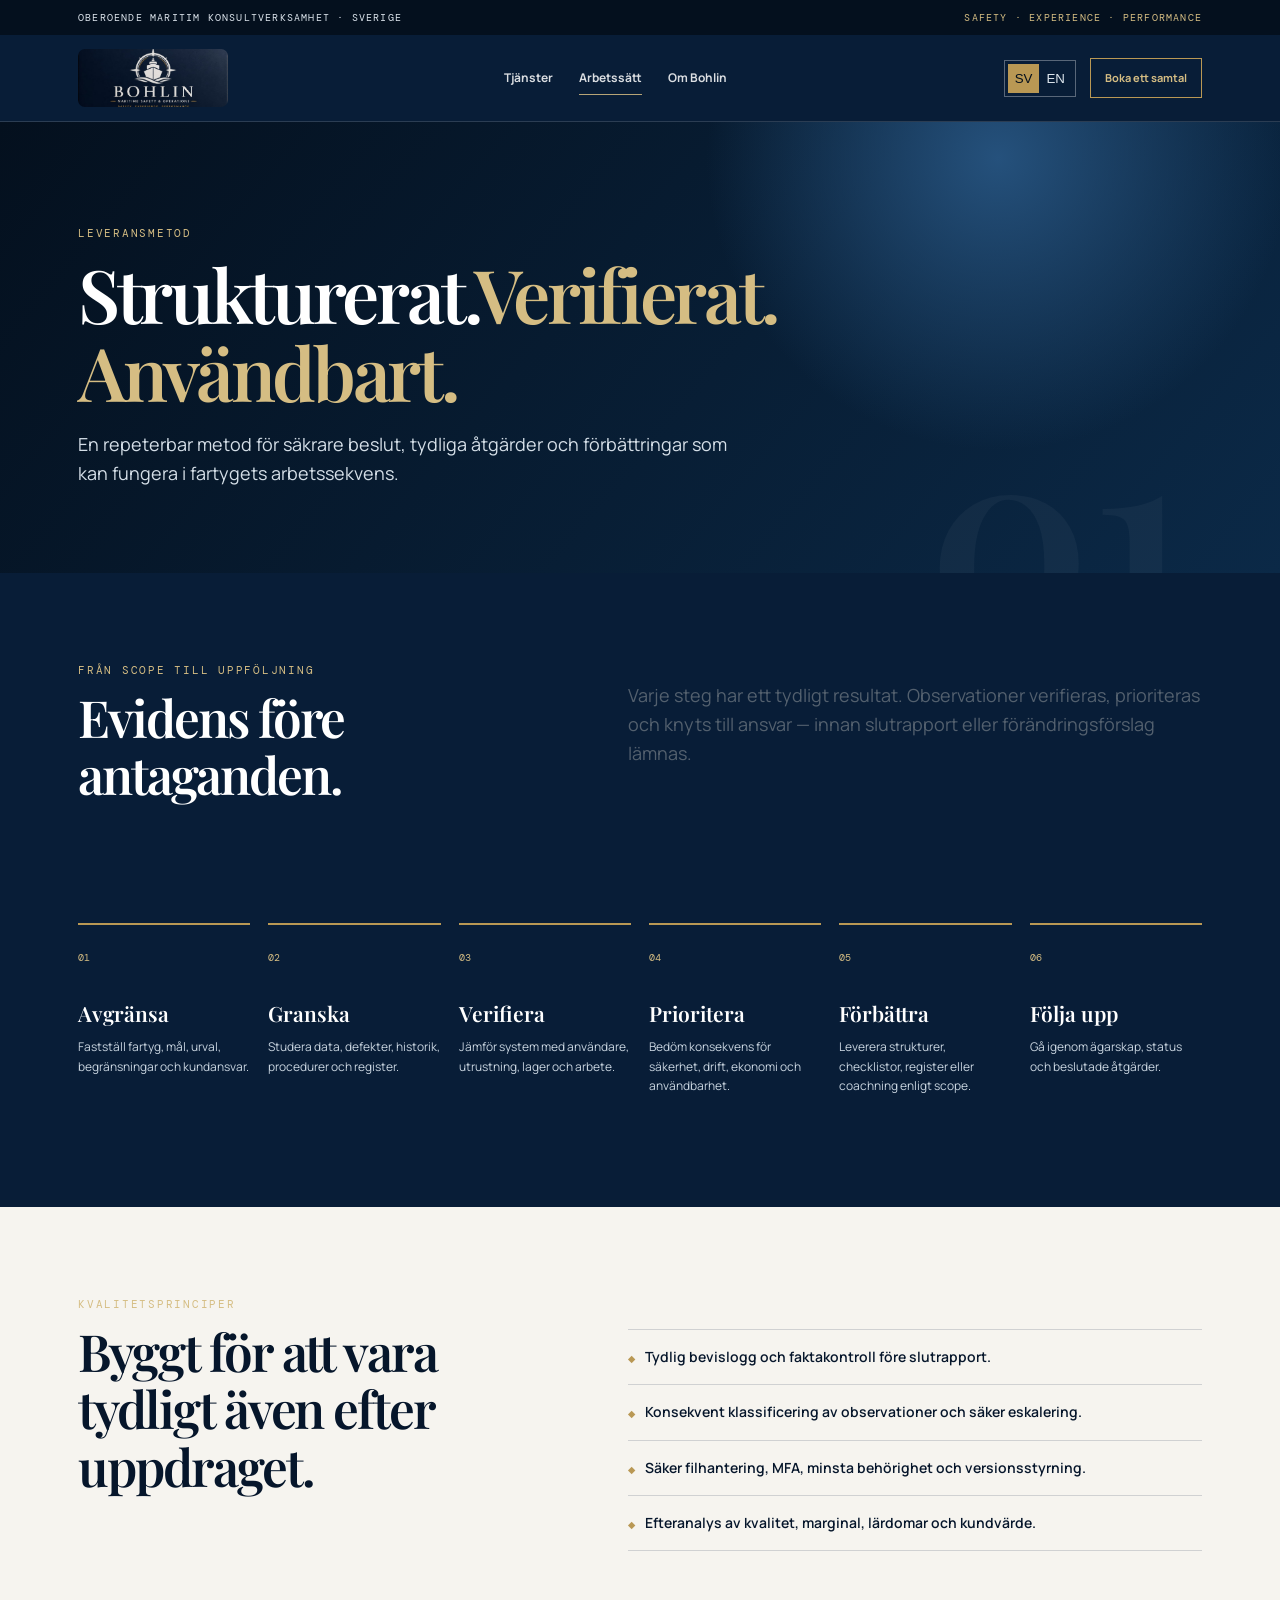
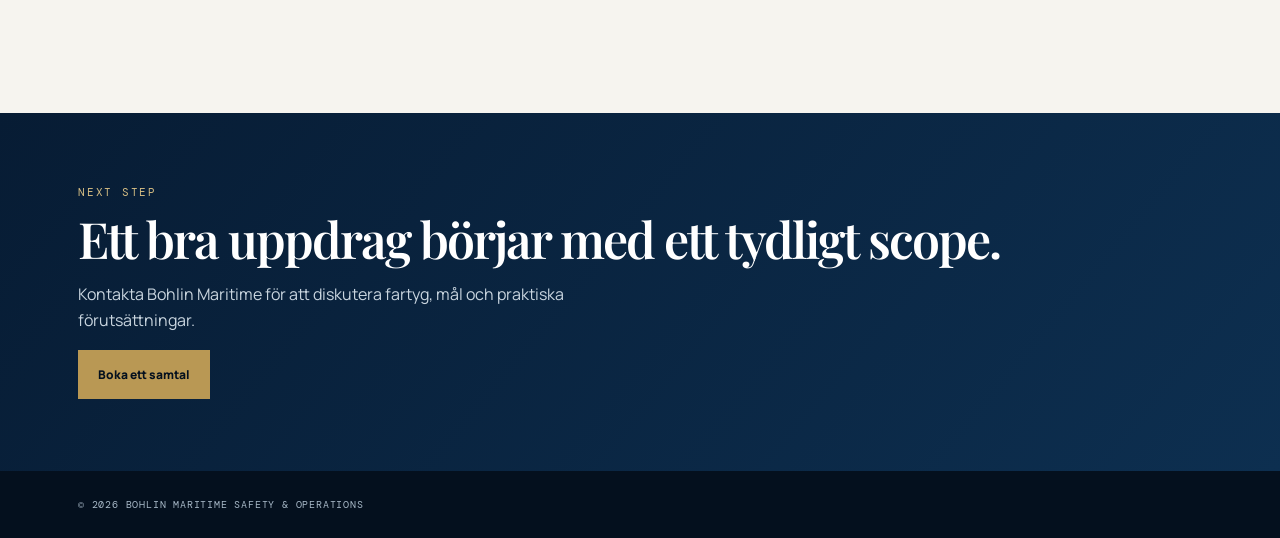
<file: method.html>
<!doctype html><html lang="sv"><head><meta charset="utf-8"><meta name="viewport" content="width=device-width,initial-scale=1"><title>Arbetssätt — Bohlin Maritime</title><link rel="preconnect" href="https://fonts.googleapis.com"><link rel="preconnect" href="https://fonts.gstatic.com" crossorigin><link href="https://fonts.googleapis.com/css2?family=DM+Mono:wght@400;500&family=Manrope:wght@400;500;600;700&family=Playfair+Display:wght@500;600;700&display=swap" rel="stylesheet"><link rel="stylesheet" href="pages.css"></head><body><div class="top"><div class="shell"><span data-t="top">Oberoende maritim konsultverksamhet · Sverige</span><span>Safety · Experience · Performance</span></div></div><header><div class="shell nav"><a class="logo" href="index.html"><img src="assets/bohlin-logo-card.jpg" alt="Bohlin Maritime"></a><nav><a href="services.html" data-t="nav1">Tjänster</a><a class="active" href="method.html" data-t="nav2">Arbetssätt</a><a href="about.html" data-t="nav3">Om Bohlin</a></nav><div class="right"><div class="lang"><button class="active" data-l="sv">SV</button><button data-l="en">EN</button></div><a class="cta" href="index.html#contact" data-t="cta">Boka ett samtal</a></div></div></header><section class="page-hero"><div class="shell"><div class="kicker" data-t="kicker">Leveransmetod</div><h1 data-h="title">Strukturerat.<em>Verifierat. Användbart.</em></h1><p class="intro" data-t="intro">En repeterbar metod för säkrare beslut, tydliga åtgärder och förbättringar som kan fungera i fartygets arbetssekvens.</p></div></section><main class="dark"><section class="content"><div class="shell"><div class="lead reveal"><div><div class="kicker" data-t="leadKick">Från scope till uppföljning</div><h2 data-t="leadTitle">Evidens före antaganden.</h2></div><p data-t="leadText">Varje steg har ett tydligt resultat. Observationer verifieras, prioriteras och knyts till ansvar — innan slutrapport eller förändringsförslag lämnas.</p></div><div class="steps"><article class="step reveal"><b>01</b><h3 data-t="st1h">Avgränsa</h3><p data-t="st1p">Fastställ fartyg, mål, urval, begränsningar och kundansvar.</p></article><article class="step reveal"><b>02</b><h3 data-t="st2h">Granska</h3><p data-t="st2p">Studera data, defekter, historik, procedurer och register.</p></article><article class="step reveal"><b>03</b><h3 data-t="st3h">Verifiera</h3><p data-t="st3p">Jämför system med användare, utrustning, lager och arbete.</p></article><article class="step reveal"><b>04</b><h3 data-t="st4h">Prioritera</h3><p data-t="st4p">Bedöm konsekvens för säkerhet, drift, ekonomi och användbarhet.</p></article><article class="step reveal"><b>05</b><h3 data-t="st5h">Förbättra</h3><p data-t="st5p">Leverera strukturer, checklistor, register eller coachning enligt scope.</p></article><article class="step reveal"><b>06</b><h3 data-t="st6h">Följa upp</h3><p data-t="st6p">Gå igenom ägarskap, status och beslutade åtgärder.</p></article></div></div></section></main><section class="content"><div class="shell"><div class="lead reveal"><div><div class="kicker" data-t="qualityKick">Kvalitetsprinciper</div><h2 data-t="qualityTitle">Byggt för att vara tydligt även efter uppdraget.</h2></div><ul class="list"><li data-t="q1">Tydlig bevislogg och faktakontroll före slutrapport.</li><li data-t="q2">Konsekvent klassificering av observationer och säker eskalering.</li><li data-t="q3">Säker filhantering, MFA, minsta behörighet och versionsstyrning.</li><li data-t="q4">Efteranalys av kvalitet, marginal, lärdomar och kundvärde.</li></ul></div></div></section><section class="contact-band"><div class="shell reveal"><div class="kicker">NEXT STEP</div><h2 data-t="contactTitle">Ett bra uppdrag börjar med ett tydligt scope.</h2><p data-t="contactText">Kontakta Bohlin Maritime för att diskutera fartyg, mål och praktiska förutsättningar.</p><a class="button" href="index.html#contact" data-t="contactCta">Boka ett samtal</a></div></section><footer><div class="shell">© 2026 Bohlin Maritime Safety & Operations</div></footer><script src="pages.js"></script></body></html>
</file>
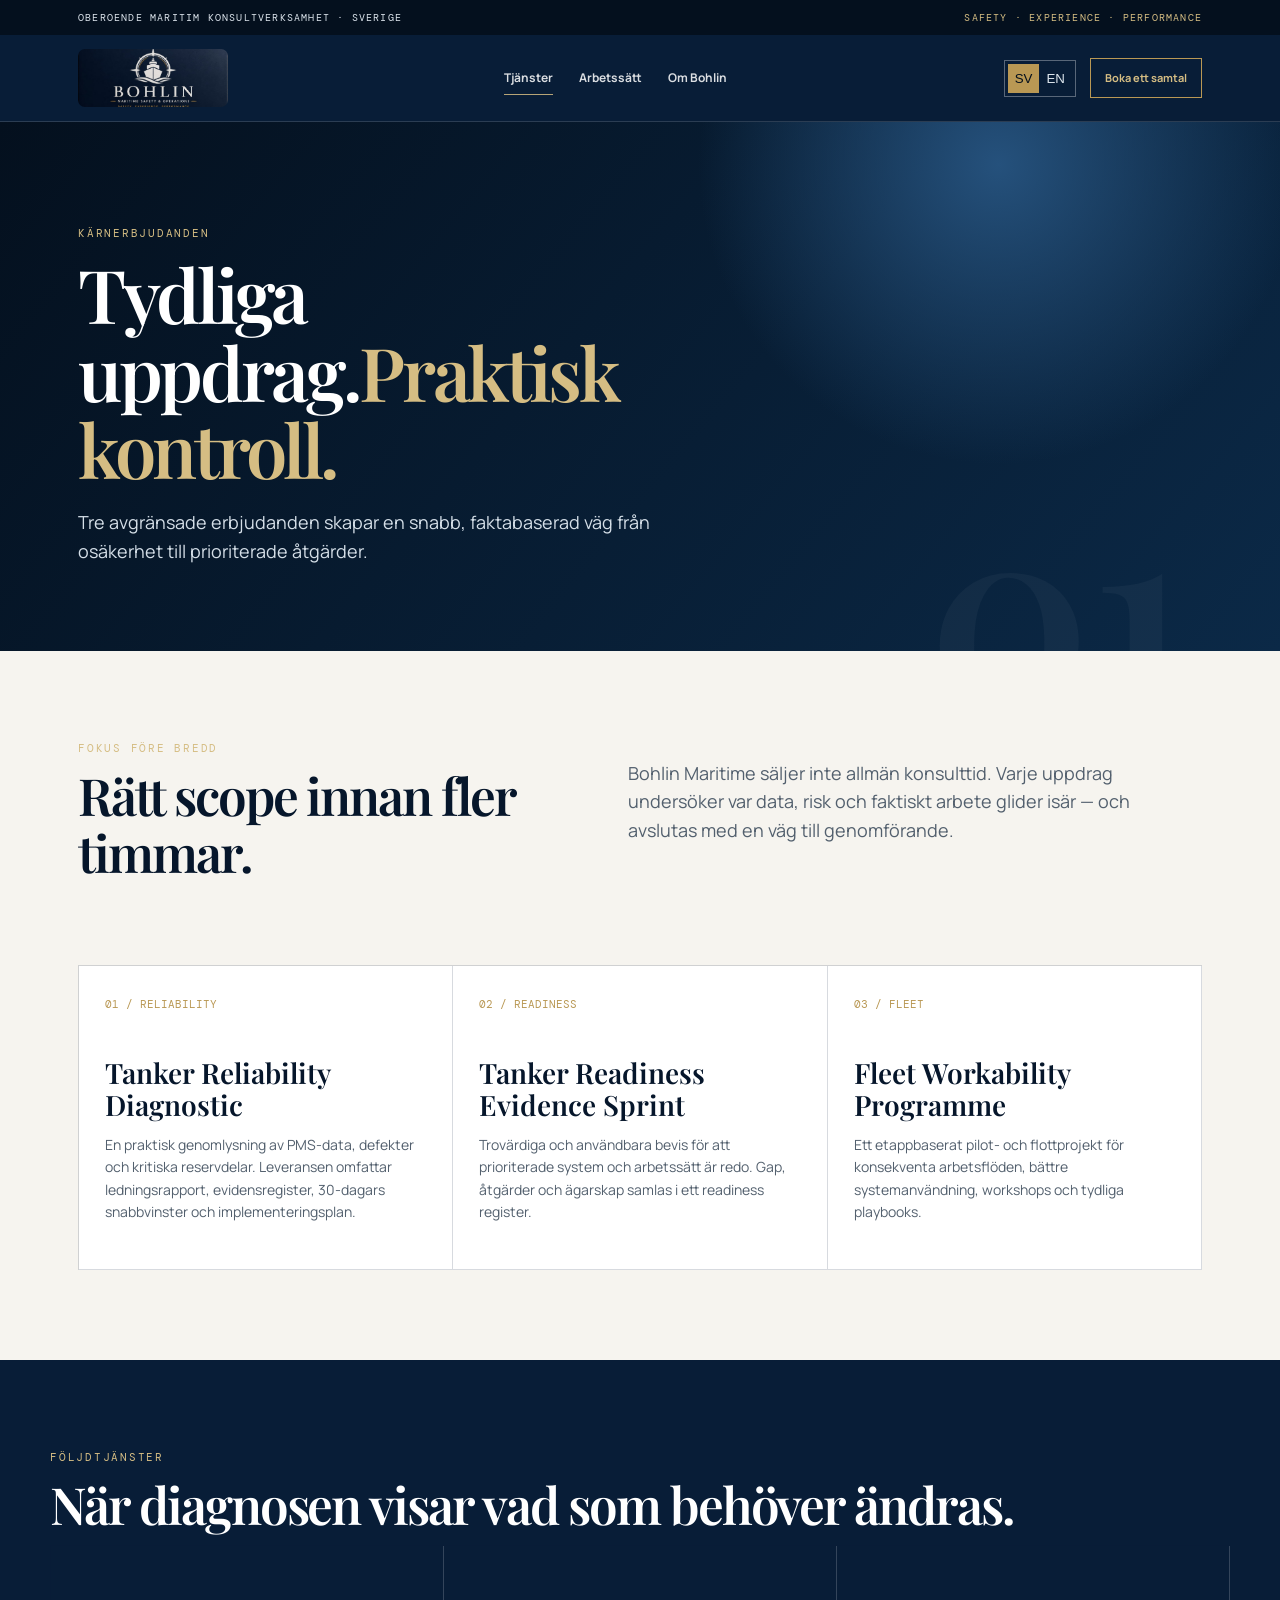
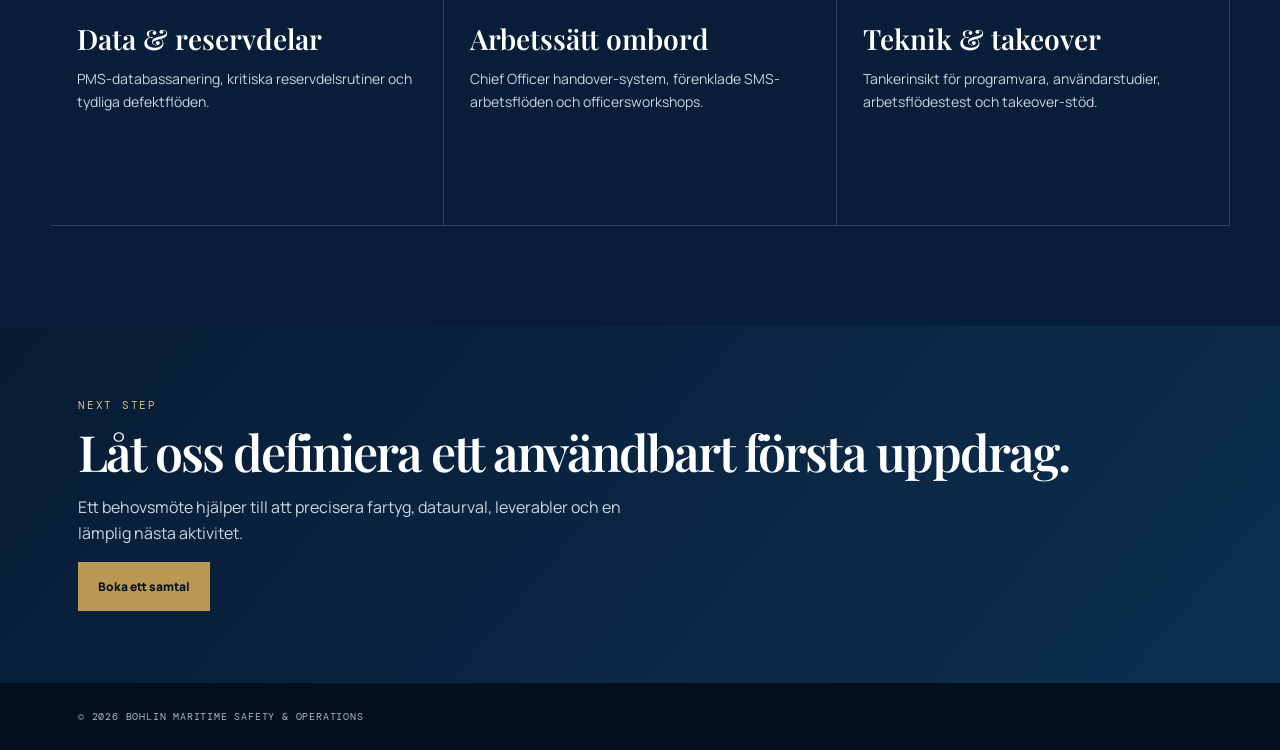
<file: services.html>
<!doctype html><html lang="sv"><head><meta charset="utf-8"><meta name="viewport" content="width=device-width,initial-scale=1"><title>Tjänster — Bohlin Maritime</title><link rel="preconnect" href="https://fonts.googleapis.com"><link rel="preconnect" href="https://fonts.gstatic.com" crossorigin><link href="https://fonts.googleapis.com/css2?family=DM+Mono:wght@400;500&family=Manrope:wght@400;500;600;700&family=Playfair+Display:wght@500;600;700&display=swap" rel="stylesheet"><link rel="stylesheet" href="pages.css"></head><body><div class="top"><div class="shell"><span data-t="top">Oberoende maritim konsultverksamhet · Sverige</span><span>Safety · Experience · Performance</span></div></div><header><div class="shell nav"><a class="logo" href="index.html"><img src="assets/bohlin-logo-card.jpg" alt="Bohlin Maritime"></a><nav><a class="active" href="services.html" data-t="nav1">Tjänster</a><a href="method.html" data-t="nav2">Arbetssätt</a><a href="about.html" data-t="nav3">Om Bohlin</a></nav><div class="right"><div class="lang"><button class="active" data-l="sv">SV</button><button data-l="en">EN</button></div><a class="cta" href="index.html#contact" data-t="cta">Boka ett samtal</a></div></div></header><section class="page-hero"><div class="shell"><div class="kicker" data-t="kicker">Kärnerbjudanden</div><h1 data-h="title">Tydliga uppdrag.<em>Praktisk kontroll.</em></h1><p class="intro" data-t="intro">Tre avgränsade erbjudanden skapar en snabb, faktabaserad väg från osäkerhet till prioriterade åtgärder.</p></div></section><main><section class="content"><div class="shell"><div class="lead reveal"><div><div class="kicker" data-t="leadKick">Fokus före bredd</div><h2 data-t="leadTitle">Rätt scope innan fler timmar.</h2></div><p data-t="leadText">Bohlin Maritime säljer inte allmän konsulttid. Varje uppdrag undersöker var data, risk och faktiskt arbete glider isär — och avslutas med en väg till genomförande.</p></div><div class="grid"><article class="card reveal"><div class="number">01 / RELIABILITY</div><h3>Tanker Reliability Diagnostic</h3><p data-t="s1">En praktisk genomlysning av PMS-data, defekter och kritiska reservdelar. Leveransen omfattar ledningsrapport, evidensregister, 30-dagars snabbvinster och implementeringsplan.</p></article><article class="card reveal"><div class="number">02 / READINESS</div><h3>Tanker Readiness Evidence Sprint</h3><p data-t="s2">Trovärdiga och användbara bevis för att prioriterade system och arbetssätt är redo. Gap, åtgärder och ägarskap samlas i ett readiness register.</p></article><article class="card reveal"><div class="number">03 / FLEET</div><h3>Fleet Workability Programme</h3><p data-t="s3">Ett etappbaserat pilot- och flottprojekt för konsekventa arbetsflöden, bättre systemanvändning, workshops och tydliga playbooks.</p></article></div></div></section><section class="dark"><div class="shell content"><div class="kicker" data-t="followKick">Följdtjänster</div><h2 class="section-title reveal" data-t="followTitle">När diagnosen visar vad som behöver ändras.</h2><div class="grid"><article class="card reveal"><h3 data-t="f1h">Data & reservdelar</h3><p data-t="f1p">PMS-databassanering, kritiska reservdelsrutiner och tydliga defektflöden.</p></article><article class="card reveal"><h3 data-t="f2h">Arbetssätt ombord</h3><p data-t="f2p">Chief Officer handover-system, förenklade SMS-arbetsflöden och officersworkshops.</p></article><article class="card reveal"><h3 data-t="f3h">Teknik & takeover</h3><p data-t="f3p">Tankerinsikt för programvara, användarstudier, arbetsflödestest och takeover-stöd.</p></article></div></div></section><section class="contact-band"><div class="shell reveal"><div class="kicker">NEXT STEP</div><h2 data-t="contactTitle">Låt oss definiera ett användbart första uppdrag.</h2><p data-t="contactText">Ett behovsmöte hjälper till att precisera fartyg, dataurval, leverabler och en lämplig nästa aktivitet.</p><a class="button" href="index.html#contact" data-t="contactCta">Boka ett samtal</a></div></section></main><footer><div class="shell">© 2026 Bohlin Maritime Safety & Operations</div></footer><script src="pages.js"></script></body></html>
</file>
<file: pages.css>
:root{--ink:#06162b;--navy:#081d37;--deep:#04101e;--paper:#f6f4ef;--gold:#b99854;--gold-light:#d5bd83;--line:rgba(8,29,55,.16);--muted:#53606e}*{box-sizing:border-box}html{scroll-behavior:smooth}body{margin:0;background:var(--paper);font-family:Manrope,Arial,sans-serif;color:var(--ink);line-height:1.6}a{text-decoration:none;color:inherit}.shell{max-width:1180px;padding:0 28px;margin:auto}.top{background:var(--deep);color:#dce4ec;font:10px 'DM Mono',monospace;letter-spacing:.12em;text-transform:uppercase}.top .shell{height:35px;display:flex;align-items:center;justify-content:space-between}.top span:last-child{color:var(--gold-light)}header{background:var(--navy);color:#fff;border-bottom:1px solid rgba(255,255,255,.14)}.nav{height:86px;display:flex;align-items:center;justify-content:space-between;gap:28px}.logo{display:flex;width:150px;height:62px;align-items:center;position:relative;overflow:hidden;border-radius:8px;animation:enter .8s both}.logo:after{content:'';position:absolute;inset:0;background:linear-gradient(110deg,transparent 33%,rgba(255,255,255,.5) 50%,transparent 67%);transform:translateX(-140%);animation:sheen 5.5s 1s infinite}.logo img{width:100%;height:58px;object-fit:cover;border-radius:7px}nav{display:flex;gap:26px;font-size:12px;font-weight:700}nav a{position:relative;opacity:.85}nav a:after{content:'';position:absolute;left:0;right:0;bottom:-7px;height:1px;background:var(--gold-light);transform:scaleX(0);transition:.3s}nav a:hover:after,nav a.active:after{transform:scaleX(1)}.right{display:flex;align-items:center;gap:14px}.lang{display:flex;padding:3px;border:1px solid rgba(255,255,255,.33);font:10px 'DM Mono',monospace}.lang button{border:0;background:transparent;color:#dce4ec;padding:7px;cursor:pointer}.lang button.active{background:var(--gold);color:var(--deep)}.cta{padding:10px 14px;border:1px solid var(--gold);color:var(--gold-light);font-size:11px;font-weight:700;transition:.25s}.cta:hover{background:var(--gold);color:var(--deep);transform:translateY(-2px)}.page-hero{color:#fff;padding:104px 0 85px;position:relative;overflow:hidden;background:radial-gradient(circle at 78% 8%,#25517c 0,transparent 27%),linear-gradient(130deg,#04101e,#0b2947)}.page-hero:after{content:'01';position:absolute;right:7%;bottom:-82px;font:600 260px/1 'Playfair Display',serif;color:rgba(255,255,255,.035)}.page-hero .shell{position:relative;z-index:1}.kicker{font:11px 'DM Mono',monospace;letter-spacing:.16em;text-transform:uppercase;color:var(--gold-light)}h1{max-width:720px;font:600 clamp(44px,6vw,74px)/1.05 'Playfair Display',serif;letter-spacing:-.045em;margin:15px 0 20px}h1 em{color:var(--gold-light);font-style:normal}.intro{max-width:650px;font-size:18px;color:#d4dee7;margin:0}.divider{height:1px;background:var(--line)}.content{padding:90px 0}.lead{display:grid;grid-template-columns:.9fr 1.1fr;gap:80px;margin-bottom:72px}.lead h2,.section-title{font:600 clamp(32px,4vw,52px)/1.12 'Playfair Display',serif;letter-spacing:-.04em;margin:12px 0}.lead p{font-size:18px;color:var(--muted)}.grid{display:grid;grid-template-columns:repeat(3,1fr);border-top:1px solid var(--line);border-left:1px solid var(--line)}.card{padding:31px 26px;min-height:280px;border-right:1px solid var(--line);border-bottom:1px solid var(--line);background:#fff;transition:transform .3s,box-shadow .3s;transform-style:preserve-3d}.card:hover{transform:translateY(-7px) rotateX(2deg) rotateY(-2deg);box-shadow:0 24px 40px rgba(6,22,43,.12);position:relative;z-index:1}.number{color:var(--gold);font:11px 'DM Mono',monospace}.card h3{font:600 28px/1.12 'Playfair Display',serif;margin:46px 0 14px}.card p{font-size:14px;color:var(--muted)}.dark{background:var(--navy);color:#fff}.dark .card{background:transparent;border-color:rgba(255,255,255,.18)}.dark .card p{color:#c8d4df}.dark .divider{background:rgba(255,255,255,.18)}.dark .content{padding-bottom:100px}.steps{display:grid;grid-template-columns:repeat(6,1fr);gap:18px;padding-top:35px}.step{border-top:2px solid var(--gold);padding-top:18px}.step b{color:var(--gold-light);font:10px 'DM Mono',monospace}.step h3{font:600 21px/1.1 'Playfair Display',serif;margin:34px 0 11px}.step p{font-size:12px;color:#c8d4df}.about-grid{display:grid;grid-template-columns:.75fr 1.25fr;gap:75px;align-items:start}.about-grid img{width:100%;display:block;border-radius:9px;box-shadow:0 26px 50px rgba(4,16,30,.2);transition:.5s}.about-grid img:hover{transform:perspective(850px) rotateY(-5deg) translateY(-5px)}.about-grid p{font-size:17px;color:var(--muted)}.list{margin:32px 0 0;padding:0;list-style:none;border-top:1px solid var(--line)}.list li{padding:16px 0;border-bottom:1px solid var(--line);font-size:14px;font-weight:600}.list li:before{content:'◆';color:var(--gold);font-size:9px;margin-right:10px}.contact-band{background:linear-gradient(130deg,#071c34,#0d2f50);color:#fff;padding:72px 0}.contact-band h2{font:600 clamp(34px,4vw,50px)/1.1 'Playfair Display',serif;letter-spacing:-.04em;margin:12px 0}.contact-band p{color:#c9d5df;max-width:550px}.button{display:inline-block;background:var(--gold);color:var(--deep);padding:15px 20px;font-size:12px;font-weight:800;transition:.25s}.button:hover{transform:translateY(-3px);box-shadow:0 13px 22px rgba(0,0,0,.2)}footer{background:var(--deep);color:#a7b8c7;padding:27px 0;font:10px 'DM Mono',monospace;letter-spacing:.08em;text-transform:uppercase}.reveal{opacity:0;transform:translateY(30px);transition:.7s cubic-bezier(.2,.75,.25,1)}.reveal.in{opacity:1;transform:none}@keyframes enter{from{opacity:0;transform:translateX(-20px) rotateY(25deg)}to{opacity:1;transform:none}}@keyframes sheen{0%,55%{transform:translateX(-140%)}72%,100%{transform:translateX(140%)}}@media(max-width:800px){nav,.cta{display:none}.lead,.about-grid{grid-template-columns:1fr;gap:28px}.grid{grid-template-columns:1fr}.steps{grid-template-columns:1fr 1fr}.top span:last-child{display:none}}@media(max-width:530px){.shell{padding:0 20px}.top .shell{height:32px}.nav{height:72px}.page-hero{padding:75px 0 65px}.content{padding:65px 0}.steps{grid-template-columns:1fr 1fr}.right{margin-left:auto}}@media(max-width:530px){.nav{height:116px;align-items:flex-start;padding-top:8px;position:relative}.nav>nav{display:flex!important;position:absolute;left:20px;bottom:11px;gap:18px;font-size:10px}.nav .logo{width:120px;height:54px}.nav .logo img{height:50px}.nav .cta{display:none!important}.right{margin-left:auto}}@media(prefers-reduced-motion:reduce){.reveal{opacity:1;transform:none;transition:none}.logo:after{animation:none}.card,.about-grid img{transition:none!important;transform:none!important}}
</file>
